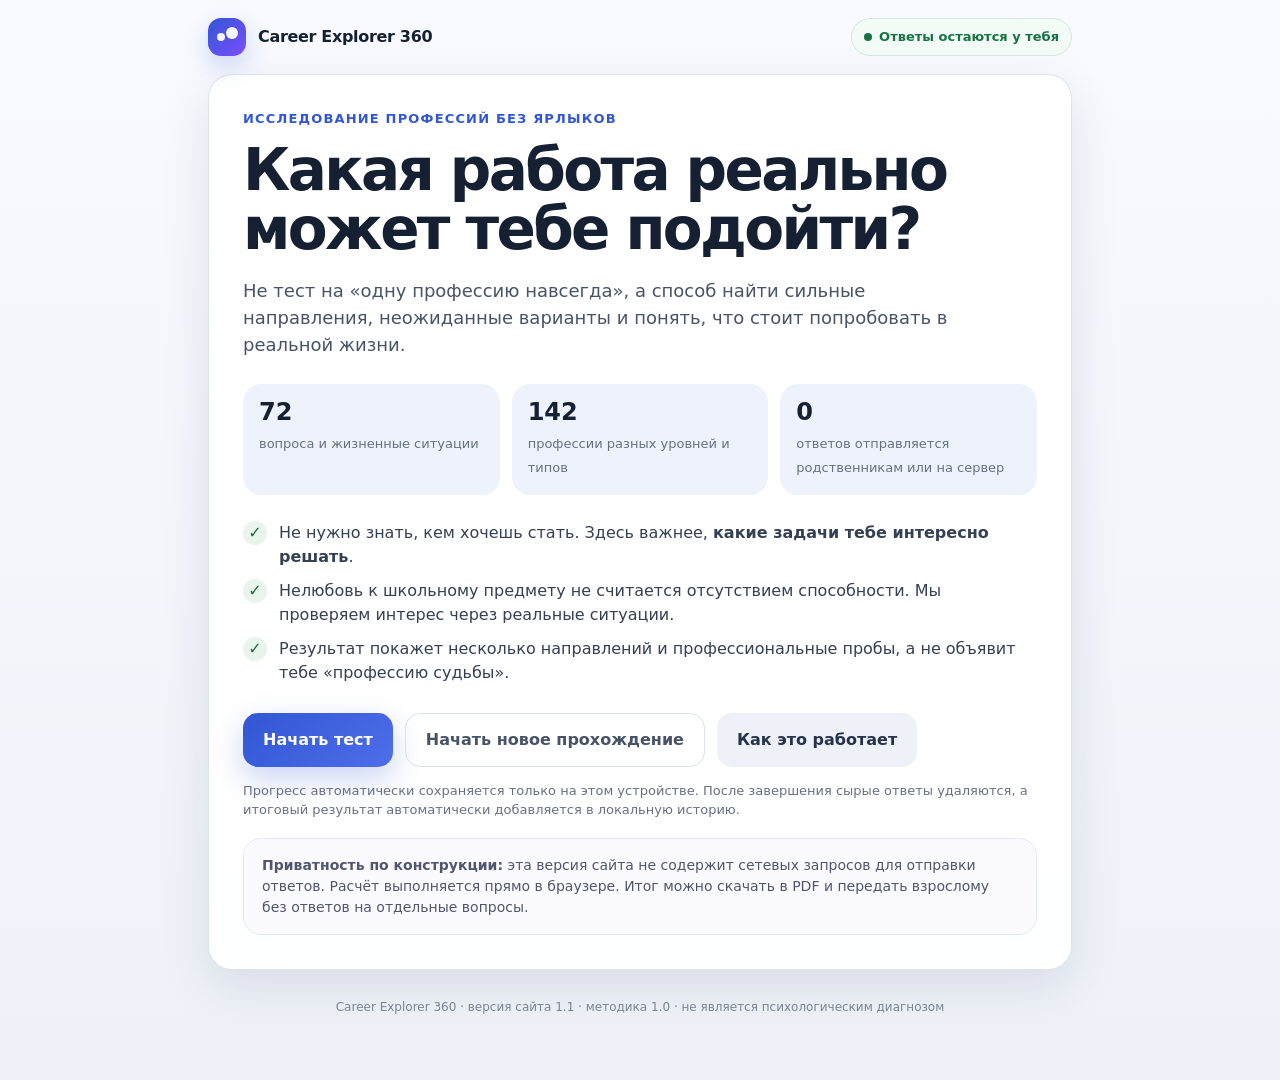
<file: index.html>
<!doctype html>
<html lang="ru">
<head>
<meta charset="utf-8">
<meta name="viewport" content="width=device-width,initial-scale=1,viewport-fit=cover">
<meta name="theme-color" content="#3157d5">
<meta name="robots" content="noindex,nofollow">
<meta http-equiv="Content-Security-Policy" content="default-src 'none'; connect-src 'none'; img-src data:; style-src 'unsafe-inline'; script-src 'self' blob:; font-src 'none'; object-src 'none'; frame-src 'none'; base-uri 'none'; form-action 'none'">
<title>Career Explorer 360</title>
</head>
<body>
<div id="app"><div style="font-family:Arial,sans-serif;max-width:680px;margin:15vh auto;padding:24px;text-align:center;color:#344054">Загрузка Career Explorer 360…</div></div>
<script src="p01.js"></script>
<script src="p02.js"></script>
<script src="p03.js"></script>
<script src="p04.js"></script>
<script src="p05.js"></script>
<script src="p06.js"></script>
<script src="p07.js"></script>
<script src="p08.js"></script>
<script src="loader.js"></script>
</body>
</html>
</file>
